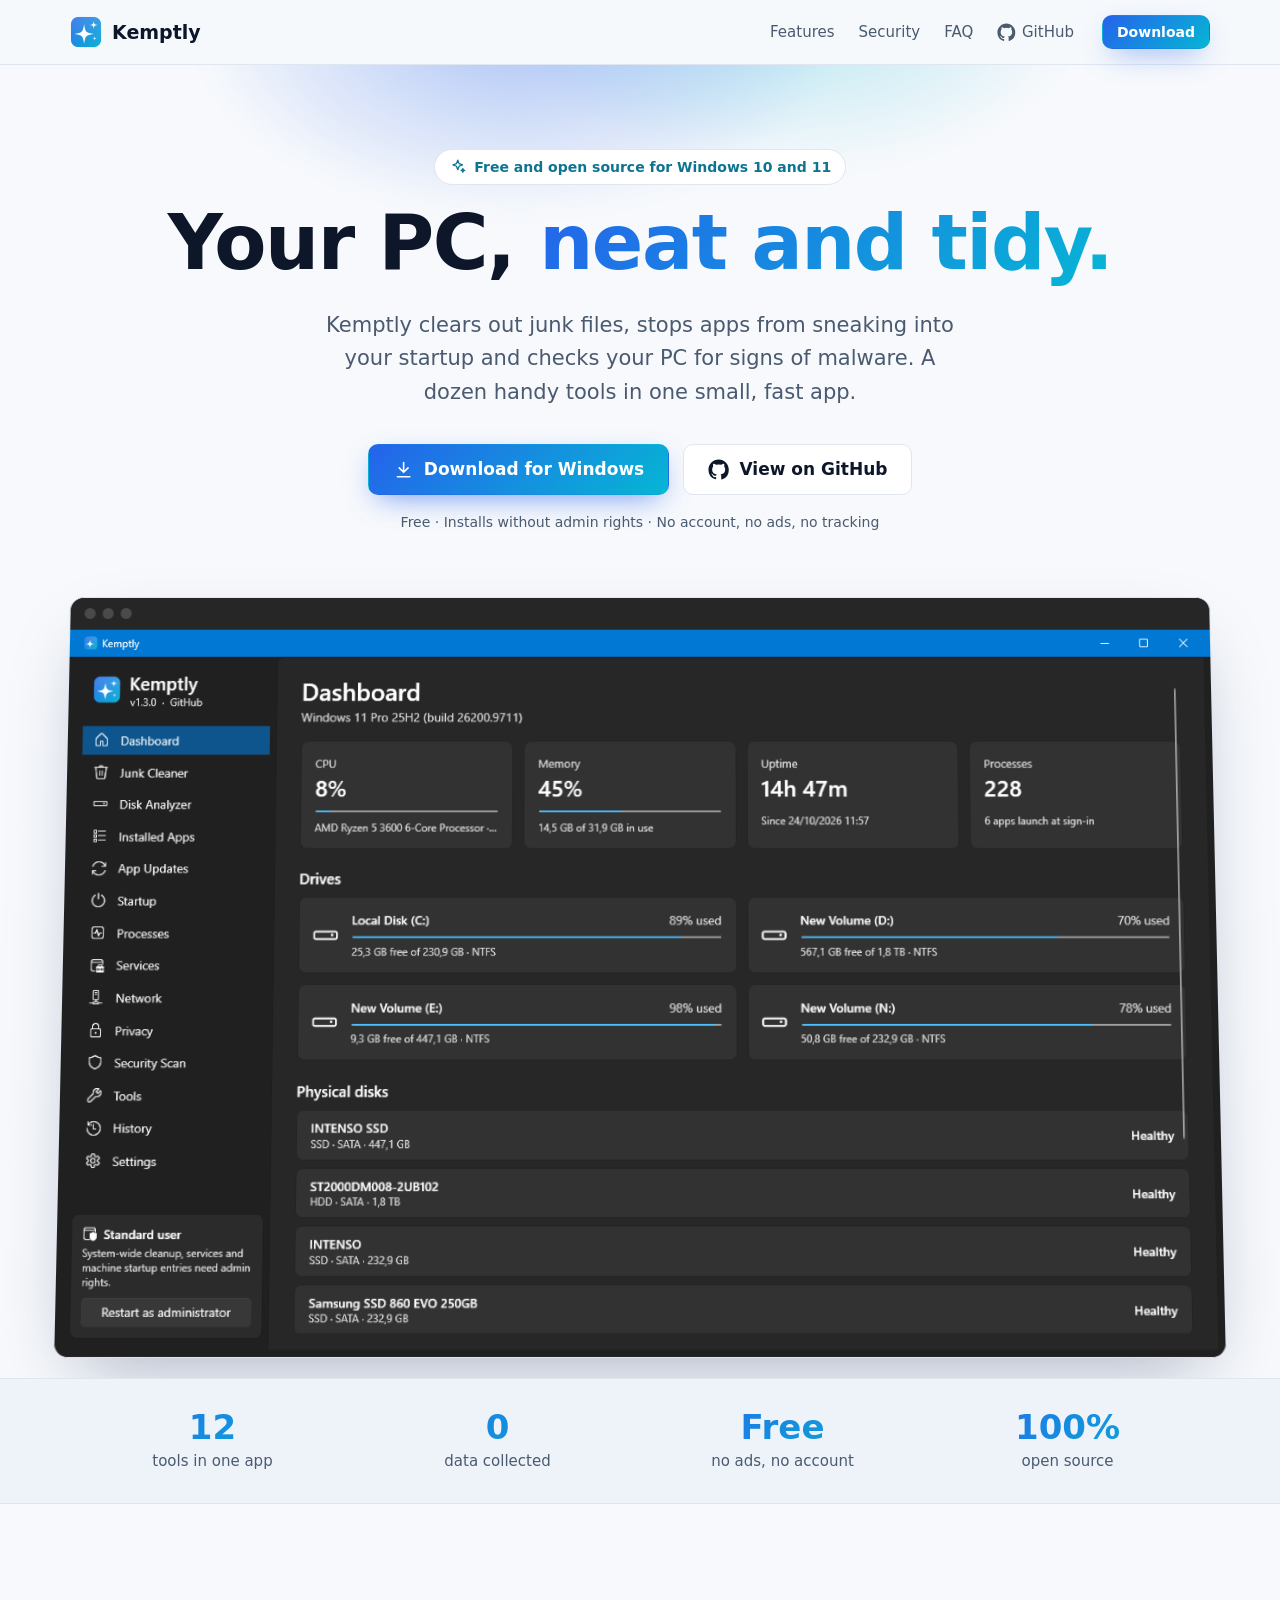
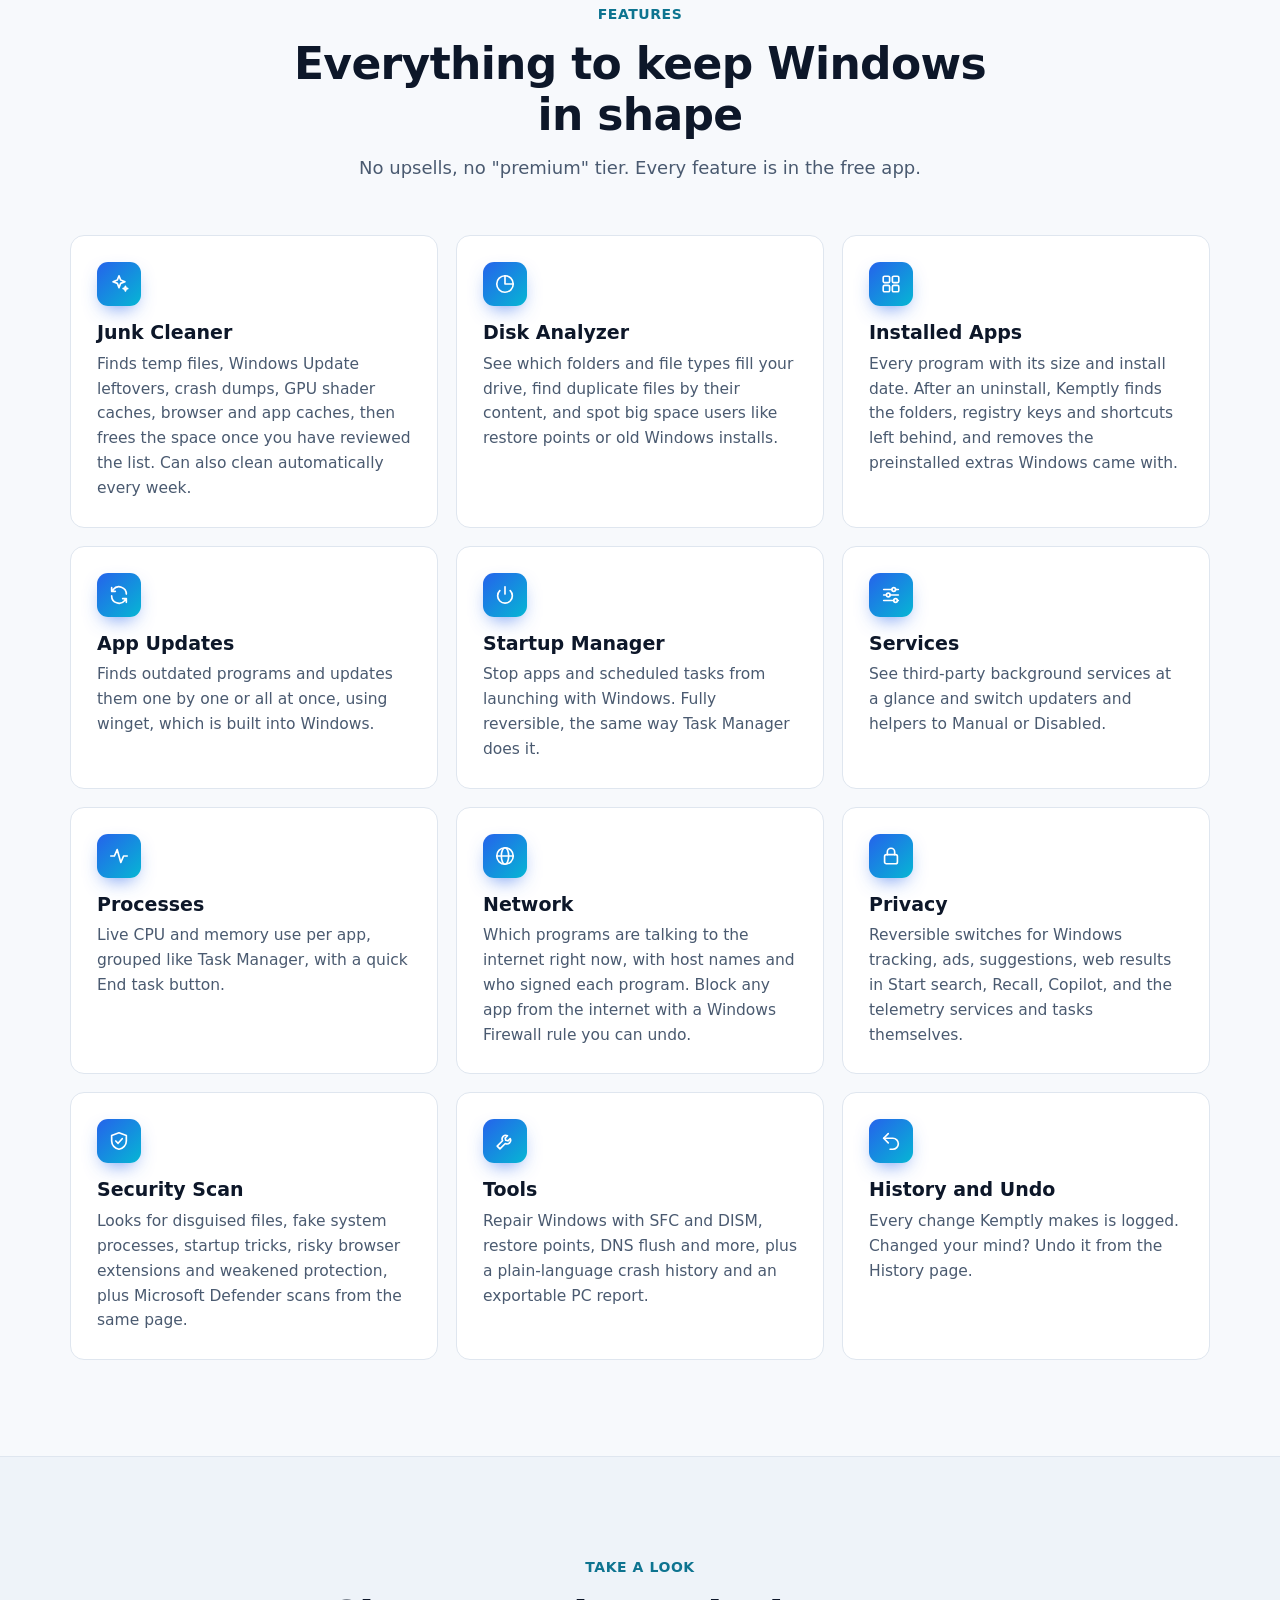
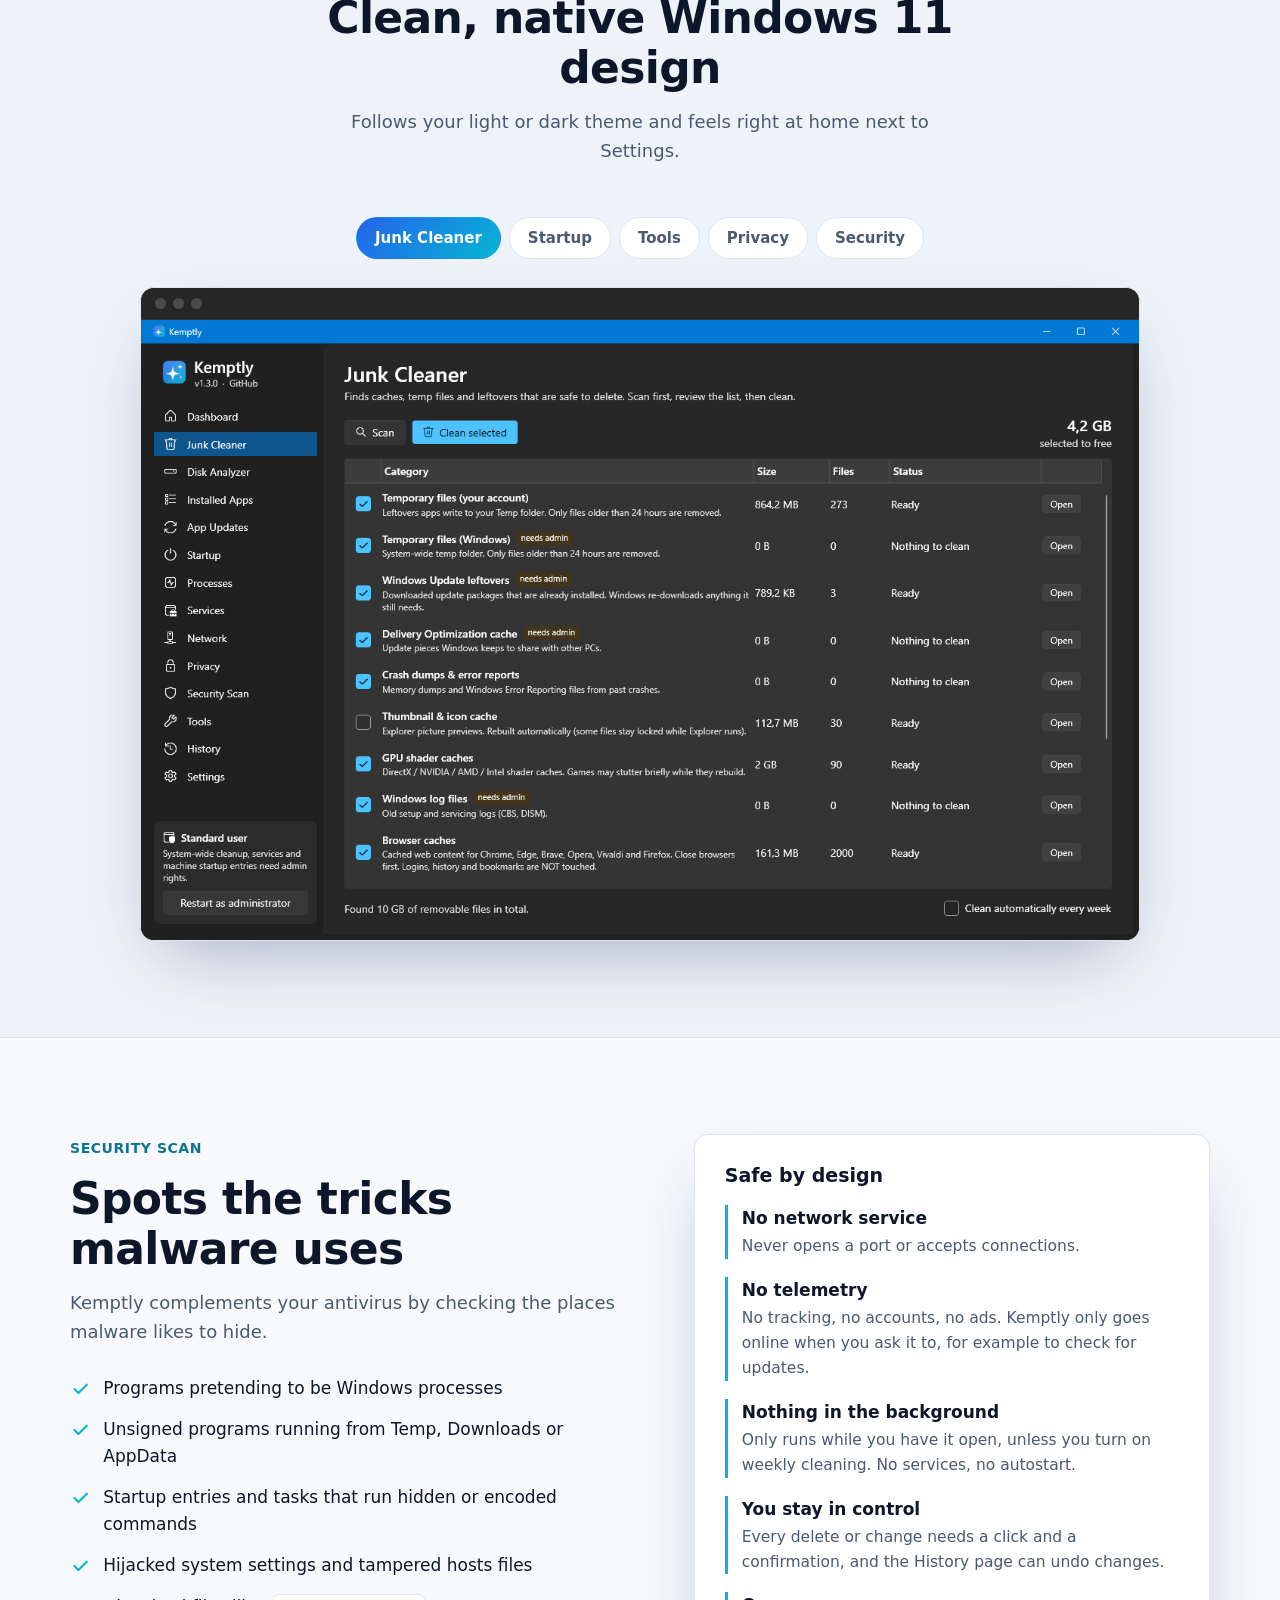
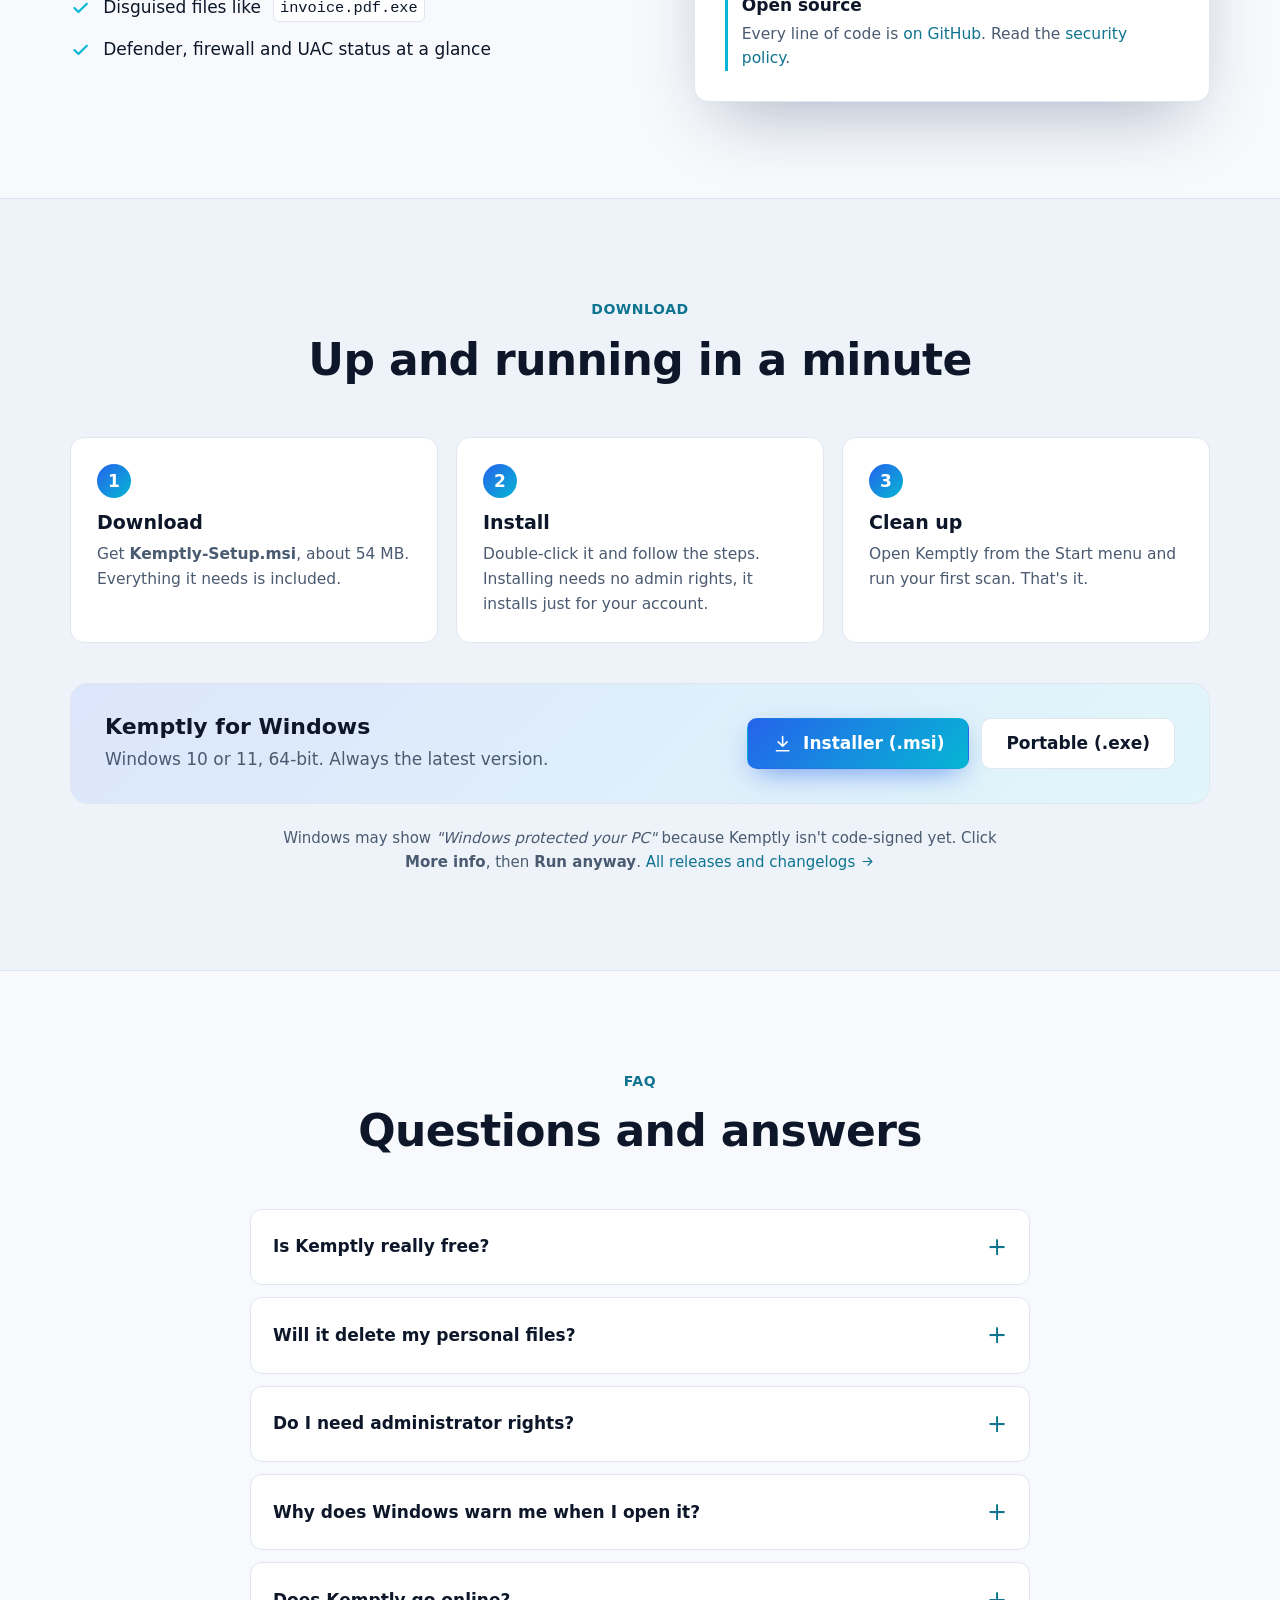
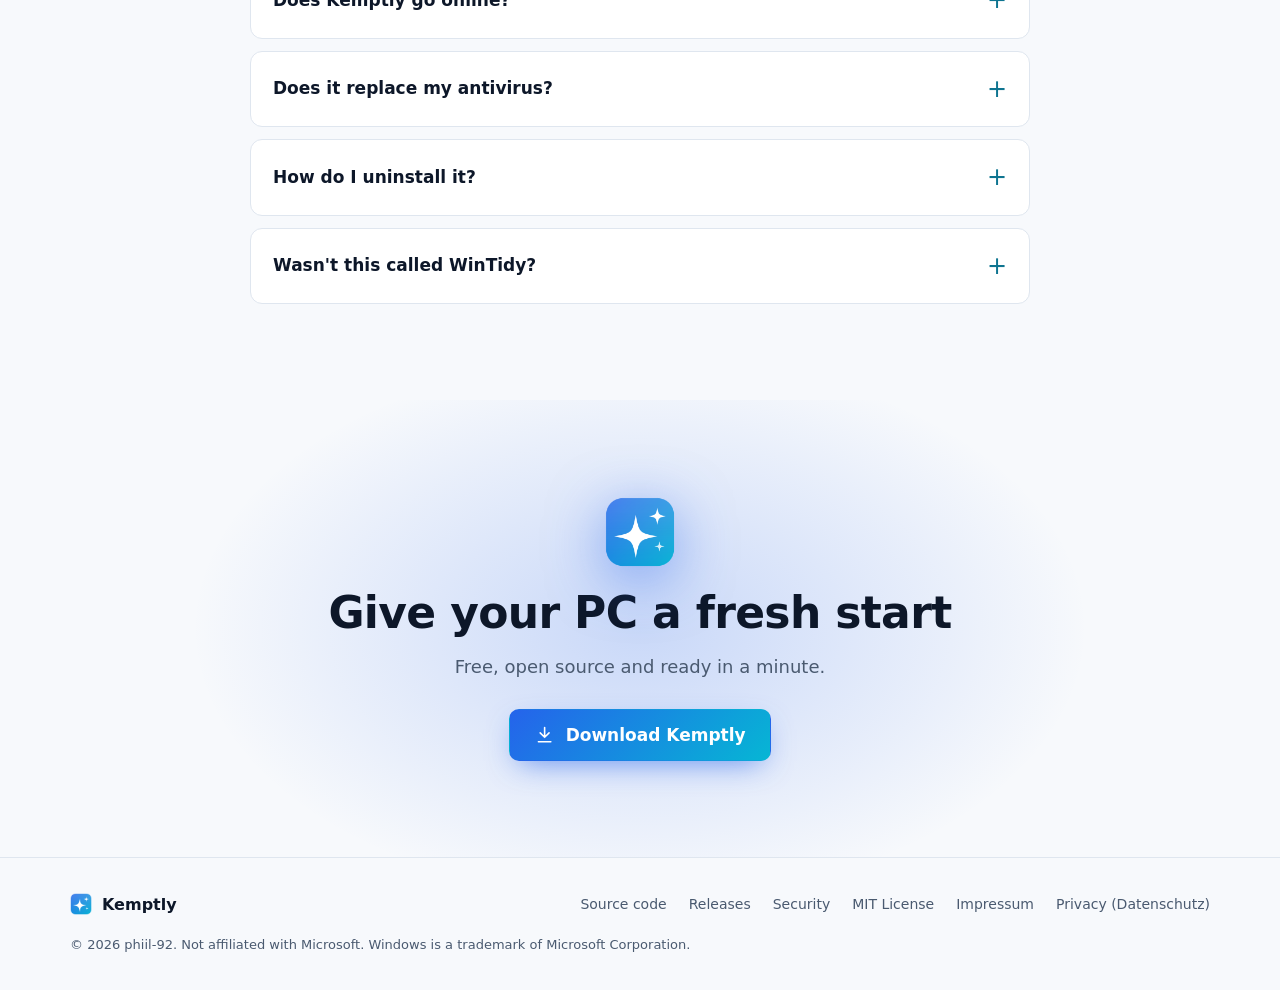
<file: website/public/index.html>
<!doctype html>
<html lang="en">
<head>
  <meta charset="utf-8">
  <meta name="viewport" content="width=device-width, initial-scale=1">
  <title>Kemptly - Clean up, speed up and check your Windows PC</title>
  <meta name="description" content="Kemptly is a free, open-source Windows 11 app that cleans out junk files, stops apps from launching at startup and checks your PC for signs of malware.">
  <meta name="theme-color" content="#0b1120">
  <link rel="icon" href="favicon.ico" sizes="any">
  <link rel="icon" type="image/png" href="assets/logo.png">
  <link rel="apple-touch-icon" href="assets/logo.png">
  <link rel="stylesheet" href="style.css?v=2">

  <meta property="og:type" content="website">
  <meta property="og:title" content="Kemptly - Clean up, speed up and check your Windows PC">
  <meta property="og:description" content="Free and open source. Junk cleaner, disk analyzer, startup manager and security scan in one small app.">
  <meta property="og:image" content="https://kemptly.app/assets/og-image.png">
  <meta property="og:url" content="https://kemptly.app/">
  <link rel="canonical" href="https://kemptly.app/">
  <meta name="twitter:card" content="summary_large_image">

  <script src="main.js?v=2" defer></script>
</head>
<body>
  <!-- Icon sprite -->
  <svg class="sprite" aria-hidden="true" xmlns="http://www.w3.org/2000/svg">
    <symbol id="i-sparkle" viewBox="0 0 24 24"><path d="M12 3l1.8 4.7 4.7 1.8-4.7 1.8L12 16l-1.8-4.7-4.7-1.8 4.7-1.8z"/><path d="M19 14.5l.7 1.8 1.8.7-1.8.7-.7 1.8-.7-1.8-1.8-.7 1.8-.7z"/></symbol>
    <symbol id="i-disk" viewBox="0 0 24 24"><circle cx="12" cy="12" r="9"/><path d="M12 3v9h9"/></symbol>
    <symbol id="i-apps" viewBox="0 0 24 24"><rect x="3.5" y="3.5" width="7" height="7" rx="1.5"/><rect x="13.5" y="3.5" width="7" height="7" rx="1.5"/><rect x="3.5" y="13.5" width="7" height="7" rx="1.5"/><rect x="13.5" y="13.5" width="7" height="7" rx="1.5"/></symbol>
    <symbol id="i-power" viewBox="0 0 24 24"><path d="M12 3v8"/><path d="M6.3 7.3a8 8 0 1 0 11.4 0"/></symbol>
    <symbol id="i-sliders" viewBox="0 0 24 24"><path d="M4 6h9M17 6h3M4 12h3M11 12h9M4 18h11M19 18h1"/><circle cx="15" cy="6" r="2"/><circle cx="9" cy="12" r="2"/><circle cx="17" cy="18" r="2"/></symbol>
    <symbol id="i-activity" viewBox="0 0 24 24"><path d="M3 12h4l3-7 4 14 3-7h4"/></symbol>
    <symbol id="i-globe" viewBox="0 0 24 24"><circle cx="12" cy="12" r="9"/><ellipse cx="12" cy="12" rx="4" ry="9"/><path d="M3 12h18"/></symbol>
    <symbol id="i-shield" viewBox="0 0 24 24"><path d="M12 3l8 3v6c0 4.5-3.4 8.2-8 9-4.6-.8-8-4.5-8-9V6z"/><path d="M8.5 12l2.5 2.5 4.5-5"/></symbol>
    <symbol id="i-wrench" viewBox="0 0 24 24"><path d="M14.7 6.3a4 4 0 0 0-5.4 5.4L3.5 17.5l3 3 5.8-5.8a4 4 0 0 0 5.4-5.4l-2.5 2.5-2.4-.6-.6-2.4z"/></symbol>
    <symbol id="i-refresh" viewBox="0 0 24 24"><path d="M20 11a8 8 0 0 0-14.3-4.9L4 8M4 4v4h4M4 13a8 8 0 0 0 14.3 4.9L20 16M20 20v-4h-4"/></symbol>
    <symbol id="i-lock" viewBox="0 0 24 24"><rect x="5" y="10.5" width="14" height="10" rx="2"/><path d="M8 10.5V7.5a4 4 0 0 1 8 0v3"/></symbol>
    <symbol id="i-undo" viewBox="0 0 24 24"><path d="M9 14L4 9l5-5"/><path d="M4 9h10a6 6 0 0 1 0 12h-3"/></symbol>
    <symbol id="i-download" viewBox="0 0 24 24"><path d="M12 4v11M7 10l5 5 5-5M5 20h14"/></symbol>
    <symbol id="i-check" viewBox="0 0 24 24"><path d="M5 12.5l4.5 4.5L19 7.5"/></symbol>
    <symbol id="i-arrow" viewBox="0 0 24 24"><path d="M5 12h14M13 6l6 6-6 6"/></symbol>
    <symbol id="i-github" viewBox="0 0 24 24"><path class="fill" d="M12 .5C5.65.5.5 5.65.5 12a11.5 11.5 0 0 0 7.86 10.92c.58.1.79-.25.79-.56v-2c-3.2.7-3.87-1.37-3.87-1.37-.52-1.33-1.28-1.69-1.28-1.69-1.05-.72.08-.7.08-.7 1.16.08 1.77 1.19 1.77 1.19 1.03 1.77 2.7 1.26 3.36.96.1-.75.4-1.26.73-1.55-2.55-.29-5.24-1.28-5.24-5.68 0-1.26.45-2.28 1.19-3.09-.12-.29-.52-1.46.11-3.05 0 0 .97-.31 3.17 1.18a11 11 0 0 1 5.77 0c2.2-1.49 3.17-1.18 3.17-1.18.63 1.59.23 2.76.11 3.05.74.81 1.19 1.83 1.19 3.09 0 4.41-2.69 5.38-5.25 5.67.41.36.78 1.06.78 2.14v3.17c0 .31.21.67.8.56A11.5 11.5 0 0 0 23.5 12C23.5 5.65 18.35.5 12 .5z"/></symbol>
  </svg>

  <header class="nav">
    <div class="container nav-inner">
      <a class="brand" href="#top" aria-label="Kemptly home">
        <img src="assets/logo.png" alt="" width="32" height="32">
        <span>Kemptly</span>
      </a>
      <nav class="nav-links" aria-label="Main">
        <a href="#features">Features</a>
        <a href="#security">Security</a>
        <a href="#faq">FAQ</a>
        <a href="https://github.com/phiil-92/Kemptly" class="nav-gh"><svg class="icon"><use href="#i-github"/></svg><span>GitHub</span></a>
      </nav>
      <a class="btn btn-primary btn-sm" href="#download">Download</a>
    </div>
  </header>

  <main id="top">
    <!-- Hero -->
    <section class="hero">
      <div class="glow" aria-hidden="true"></div>
      <div class="container hero-inner">
        <p class="eyebrow"><svg class="icon"><use href="#i-sparkle"/></svg> Free and open source for Windows 10 and 11</p>
        <h1>Your PC, <span class="grad">neat and tidy.</span></h1>
        <p class="lead">Kemptly clears out junk files, stops apps from sneaking into your startup and checks your PC for signs of malware. A dozen handy tools in one small, fast app.</p>
        <div class="cta">
          <a class="btn btn-primary btn-lg" href="https://github.com/phiil-92/Kemptly/releases/latest/download/Kemptly-Setup.msi">
            <svg class="icon"><use href="#i-download"/></svg> Download for Windows
          </a>
          <a class="btn btn-ghost btn-lg" href="https://github.com/phiil-92/Kemptly">
            <svg class="icon"><use href="#i-github"/></svg> View on GitHub
          </a>
        </div>
        <p class="fine">Free · Installs without admin rights · No account, no ads, no tracking</p>

        <figure class="window hero-shot">
          <div class="window-bar" aria-hidden="true"><span></span><span></span><span></span></div>
          <img src="assets/screens/dashboard.png?v=4" width="1320" height="820" alt="Kemptly dashboard showing CPU, memory, uptime, drive usage and disk health">
        </figure>
      </div>
    </section>

    <!-- Stats -->
    <section class="stats" aria-label="Highlights">
      <div class="container stats-grid">
        <div><strong>12</strong><span>tools in one app</span></div>
        <div><strong>0</strong><span>data collected</span></div>
        <div><strong>Free</strong><span>no ads, no account</span></div>
        <div><strong>100%</strong><span>open source</span></div>
      </div>
    </section>

    <!-- Features -->
    <section id="features" class="section">
      <div class="container">
        <div class="section-head">
          <p class="eyebrow">Features</p>
          <h2>Everything to keep Windows in shape</h2>
          <p class="sub">No upsells, no "premium" tier. Every feature is in the free app.</p>
        </div>

        <div class="features">
          <article class="card">
            <div class="card-icon"><svg class="icon"><use href="#i-sparkle"/></svg></div>
            <h3>Junk Cleaner</h3>
            <p>Finds temp files, Windows Update leftovers, crash dumps, GPU shader caches, browser and app caches, then frees the space once you have reviewed the list. Can also clean automatically every week.</p>
          </article>
          <article class="card">
            <div class="card-icon"><svg class="icon"><use href="#i-disk"/></svg></div>
            <h3>Disk Analyzer</h3>
            <p>See which folders and file types fill your drive, find duplicate files by their content, and spot big space users like restore points or old Windows installs.</p>
          </article>
          <article class="card">
            <div class="card-icon"><svg class="icon"><use href="#i-apps"/></svg></div>
            <h3>Installed Apps</h3>
            <p>Every program with its size and install date. After an uninstall, Kemptly finds the folders, registry keys and shortcuts left behind, and removes the preinstalled extras Windows came with.</p>
          </article>
          <article class="card">
            <div class="card-icon"><svg class="icon"><use href="#i-refresh"/></svg></div>
            <h3>App Updates</h3>
            <p>Finds outdated programs and updates them one by one or all at once, using winget, which is built into Windows.</p>
          </article>
          <article class="card">
            <div class="card-icon"><svg class="icon"><use href="#i-power"/></svg></div>
            <h3>Startup Manager</h3>
            <p>Stop apps and scheduled tasks from launching with Windows. Fully reversible, the same way Task Manager does it.</p>
          </article>
          <article class="card">
            <div class="card-icon"><svg class="icon"><use href="#i-sliders"/></svg></div>
            <h3>Services</h3>
            <p>See third-party background services at a glance and switch updaters and helpers to Manual or Disabled.</p>
          </article>
          <article class="card">
            <div class="card-icon"><svg class="icon"><use href="#i-activity"/></svg></div>
            <h3>Processes</h3>
            <p>Live CPU and memory use per app, grouped like Task Manager, with a quick End task button.</p>
          </article>
          <article class="card">
            <div class="card-icon"><svg class="icon"><use href="#i-globe"/></svg></div>
            <h3>Network</h3>
            <p>Which programs are talking to the internet right now, with host names and who signed each program. Block any app from the internet with a Windows Firewall rule you can undo.</p>
          </article>
          <article class="card">
            <div class="card-icon"><svg class="icon"><use href="#i-lock"/></svg></div>
            <h3>Privacy</h3>
            <p>Reversible switches for Windows tracking, ads, suggestions, web results in Start search, Recall, Copilot, and the telemetry services and tasks themselves.</p>
          </article>
          <article class="card">
            <div class="card-icon"><svg class="icon"><use href="#i-shield"/></svg></div>
            <h3>Security Scan</h3>
            <p>Looks for disguised files, fake system processes, startup tricks, risky browser extensions and weakened protection, plus Microsoft Defender scans from the same page.</p>
          </article>
          <article class="card">
            <div class="card-icon"><svg class="icon"><use href="#i-wrench"/></svg></div>
            <h3>Tools</h3>
            <p>Repair Windows with SFC and DISM, restore points, DNS flush and more, plus a plain-language crash history and an exportable PC report.</p>
          </article>
          <article class="card">
            <div class="card-icon"><svg class="icon"><use href="#i-undo"/></svg></div>
            <h3>History and Undo</h3>
            <p>Every change Kemptly makes is logged. Changed your mind? Undo it from the History page.</p>
          </article>
        </div>
      </div>
    </section>

    <!-- Screenshots -->
    <section class="section section-alt" aria-labelledby="tour-title">
      <div class="container">
        <div class="section-head">
          <p class="eyebrow">Take a look</p>
          <h2 id="tour-title">Clean, native Windows 11 design</h2>
          <p class="sub">Follows your light or dark theme and feels right at home next to Settings.</p>
        </div>

        <div class="tabs" role="tablist" aria-label="Screenshots">
          <button class="tab active" role="tab" aria-selected="true" aria-controls="shot-cleaner" id="tab-cleaner" data-tab="cleaner">Junk Cleaner</button>
          <button class="tab" role="tab" aria-selected="false" aria-controls="shot-startup" id="tab-startup" data-tab="startup">Startup</button>
          <button class="tab" role="tab" aria-selected="false" aria-controls="shot-tools" id="tab-tools" data-tab="tools">Tools</button>
          <button class="tab" role="tab" aria-selected="false" aria-controls="shot-privacy" id="tab-privacy" data-tab="privacy">Privacy</button>
          <button class="tab" role="tab" aria-selected="false" aria-controls="shot-security" id="tab-security" data-tab="security">Security</button>
        </div>

        <div class="shots">
          <figure class="window shot-panel active" id="shot-cleaner" role="tabpanel" aria-labelledby="tab-cleaner">
            <div class="window-bar" aria-hidden="true"><span></span><span></span><span></span></div>
            <img src="assets/screens/cleaner.png?v=4" width="1320" height="820" loading="lazy" alt="Junk Cleaner listing cleanable categories with their sizes">
          </figure>
          <figure class="window shot-panel" id="shot-startup" role="tabpanel" aria-labelledby="tab-startup">
            <div class="window-bar" aria-hidden="true"><span></span><span></span><span></span></div>
            <img src="assets/screens/startup.png?v=4" width="1320" height="820" loading="lazy" alt="Startup manager with toggles to enable or disable startup apps">
          </figure>
          <figure class="window shot-panel" id="shot-tools" role="tabpanel" aria-labelledby="tab-tools">
            <div class="window-bar" aria-hidden="true"><span></span><span></span><span></span></div>
            <img src="assets/screens/tools.png?v=4" width="1320" height="820" loading="lazy" alt="Tools page with quick maintenance actions">
          </figure>
          <figure class="window shot-panel" id="shot-privacy" role="tabpanel" aria-labelledby="tab-privacy">
            <div class="window-bar" aria-hidden="true"><span></span><span></span><span></span></div>
            <img src="assets/screens/privacy.png?v=4" width="1320" height="820" loading="lazy" alt="Privacy page with switches for advertising ID, web search, ads and telemetry">
          </figure>
          <figure class="window shot-panel" id="shot-security" role="tabpanel" aria-labelledby="tab-security">
            <div class="window-bar" aria-hidden="true"><span></span><span></span><span></span></div>
            <img src="assets/screens/security.png?v=4" width="1320" height="322" loading="lazy" alt="Security scan status: antivirus, virus definitions, firewall and user account control">
          </figure>
        </div>
      </div>
    </section>

    <!-- Security -->
    <section id="security" class="section">
      <div class="container two-col">
        <div>
          <p class="eyebrow">Security scan</p>
          <h2>Spots the tricks malware uses</h2>
          <p class="sub left">Kemptly complements your antivirus by checking the places malware likes to hide.</p>
          <ul class="checks">
            <li><svg class="icon"><use href="#i-check"/></svg>Programs pretending to be Windows processes</li>
            <li><svg class="icon"><use href="#i-check"/></svg>Unsigned programs running from Temp, Downloads or AppData</li>
            <li><svg class="icon"><use href="#i-check"/></svg>Startup entries and tasks that run hidden or encoded commands</li>
            <li><svg class="icon"><use href="#i-check"/></svg>Hijacked system settings and tampered hosts files</li>
            <li><svg class="icon"><use href="#i-check"/></svg>Disguised files like <code>invoice.pdf.exe</code></li>
            <li><svg class="icon"><use href="#i-check"/></svg>Defender, firewall and UAC status at a glance</li>
          </ul>
        </div>
        <div class="panel">
          <h3>Safe by design</h3>
          <dl class="facts">
            <div><dt>No network service</dt><dd>Never opens a port or accepts connections.</dd></div>
            <div><dt>No telemetry</dt><dd>No tracking, no accounts, no ads. Kemptly only goes online when you ask it to, for example to check for updates.</dd></div>
            <div><dt>Nothing in the background</dt><dd>Only runs while you have it open, unless you turn on weekly cleaning. No services, no autostart.</dd></div>
            <div><dt>You stay in control</dt><dd>Every delete or change needs a click and a confirmation, and the History page can undo changes.</dd></div>
            <div><dt>Open source</dt><dd>Every line of code is <a href="https://github.com/phiil-92/Kemptly">on GitHub</a>. Read the <a href="https://github.com/phiil-92/Kemptly/blob/main/SECURITY.md">security policy</a>.</dd></div>
          </dl>
        </div>
      </div>
    </section>

    <!-- Download -->
    <section id="download" class="section section-alt">
      <div class="container">
        <div class="section-head">
          <p class="eyebrow">Download</p>
          <h2>Up and running in a minute</h2>
        </div>
        <ol class="steps">
          <li>
            <span class="step-num">1</span>
            <h3>Download</h3>
            <p>Get <strong>Kemptly-Setup.msi</strong>, about 54 MB. Everything it needs is included.</p>
          </li>
          <li>
            <span class="step-num">2</span>
            <h3>Install</h3>
            <p>Double-click it and follow the steps. Installing needs no admin rights, it installs just for your account.</p>
          </li>
          <li>
            <span class="step-num">3</span>
            <h3>Clean up</h3>
            <p>Open Kemptly from the Start menu and run your first scan. That's it.</p>
          </li>
        </ol>

        <div class="download-box">
          <div>
            <h3>Kemptly for Windows</h3>
            <p>Windows 10 or 11, 64-bit. Always the latest version.</p>
          </div>
          <div class="download-actions">
            <a class="btn btn-primary btn-lg" href="https://github.com/phiil-92/Kemptly/releases/latest/download/Kemptly-Setup.msi">
              <svg class="icon"><use href="#i-download"/></svg> Installer (.msi)
            </a>
            <a class="btn btn-ghost btn-lg" href="https://github.com/phiil-92/Kemptly/releases/latest/download/Kemptly-portable.exe">Portable (.exe)</a>
          </div>
        </div>
        <p class="note">Windows may show <em>"Windows protected your PC"</em> because Kemptly isn't code-signed yet. Click <strong>More info</strong>, then <strong>Run anyway</strong>. <a href="https://github.com/phiil-92/Kemptly/releases">All releases and changelogs <svg class="icon icon-inline"><use href="#i-arrow"/></svg></a></p>
      </div>
    </section>

    <!-- FAQ -->
    <section id="faq" class="section">
      <div class="container narrow">
        <div class="section-head">
          <p class="eyebrow">FAQ</p>
          <h2>Questions and answers</h2>
        </div>
        <div class="faq">
          <details>
            <summary>Is Kemptly really free?</summary>
            <p>Yes. It's open source under the MIT license. There are no ads, no paid tier and no account.</p>
          </details>
          <details>
            <summary>Will it delete my personal files?</summary>
            <p>No. The Junk Cleaner only targets caches, temp files and leftovers, and shows you everything before cleaning. Files you delete in the Disk Analyzer go to the Recycle Bin by default. Nothing happens without your confirmation.</p>
          </details>
          <details>
            <summary>Do I need administrator rights?</summary>
            <p>Not to install it, and most tools work without them. System-wide actions, like cleaning the Windows temp folder, changing services, blocking a program in the firewall or turning off the telemetry services, need administrator rights: Kemptly asks through the normal Windows prompt or offers to restart as administrator.</p>
          </details>
          <details>
            <summary>Why does Windows warn me when I open it?</summary>
            <p>SmartScreen warns about apps that aren't code-signed, and signing certificates cost money. The full source code is public, so you can check exactly what Kemptly does. Click <strong>More info</strong>, then <strong>Run anyway</strong>.</p>
          </details>
          <details>
            <summary>Does Kemptly go online?</summary>
            <p>Only when you ask it to: when you check for app updates (winget asks the Microsoft package catalog and downloads updates from the app makers), when you check for a new Kemptly version (asks GitHub), and for host names on the Network page. There is no tracking and no automatic update.</p>
          </details>
          <details>
            <summary>Does it replace my antivirus?</summary>
            <p>No. The security scan looks for common malware tricks and weak settings, and can start Microsoft Defender scans, but it's a second pair of eyes, not an antivirus.</p>
          </details>
          <details>
            <summary>How do I uninstall it?</summary>
            <p>Open Settings, then Apps, then Installed apps, find Kemptly and choose Uninstall. Everything is removed.</p>
          </details>
          <details>
            <summary>Wasn't this called WinTidy?</summary>
            <p>Yes, version 1.0 was called WinTidy. Installing Kemptly automatically replaces it.</p>
          </details>
        </div>
      </div>
    </section>

    <!-- Final CTA -->
    <section class="section final">
      <div class="container final-inner">
        <img src="assets/logo.png" alt="" width="72" height="72">
        <h2>Give your PC a fresh start</h2>
        <p class="sub">Free, open source and ready in a minute.</p>
        <a class="btn btn-primary btn-lg" href="https://github.com/phiil-92/Kemptly/releases/latest/download/Kemptly-Setup.msi">
          <svg class="icon"><use href="#i-download"/></svg> Download Kemptly
        </a>
      </div>
    </section>
  </main>

  <footer class="footer">
    <div class="container footer-inner">
      <div class="brand small"><img src="assets/logo.png" alt="" width="22" height="22"><span>Kemptly</span></div>
      <nav aria-label="Footer">
        <a href="https://github.com/phiil-92/Kemptly">Source code</a>
        <a href="https://github.com/phiil-92/Kemptly/releases">Releases</a>
        <a href="https://github.com/phiil-92/Kemptly/blob/main/SECURITY.md">Security</a>
        <a href="https://github.com/phiil-92/Kemptly/blob/main/LICENSE">MIT License</a>
        <a href="impressum.html">Impressum</a>
        <a href="datenschutz.html">Privacy (Datenschutz)</a>
      </nav>
      <p>&copy; <span id="year">2026</span> phiil-92. Not affiliated with Microsoft. Windows is a trademark of Microsoft Corporation.</p>
    </div>
  </footer>
</body>
</html>
</file>
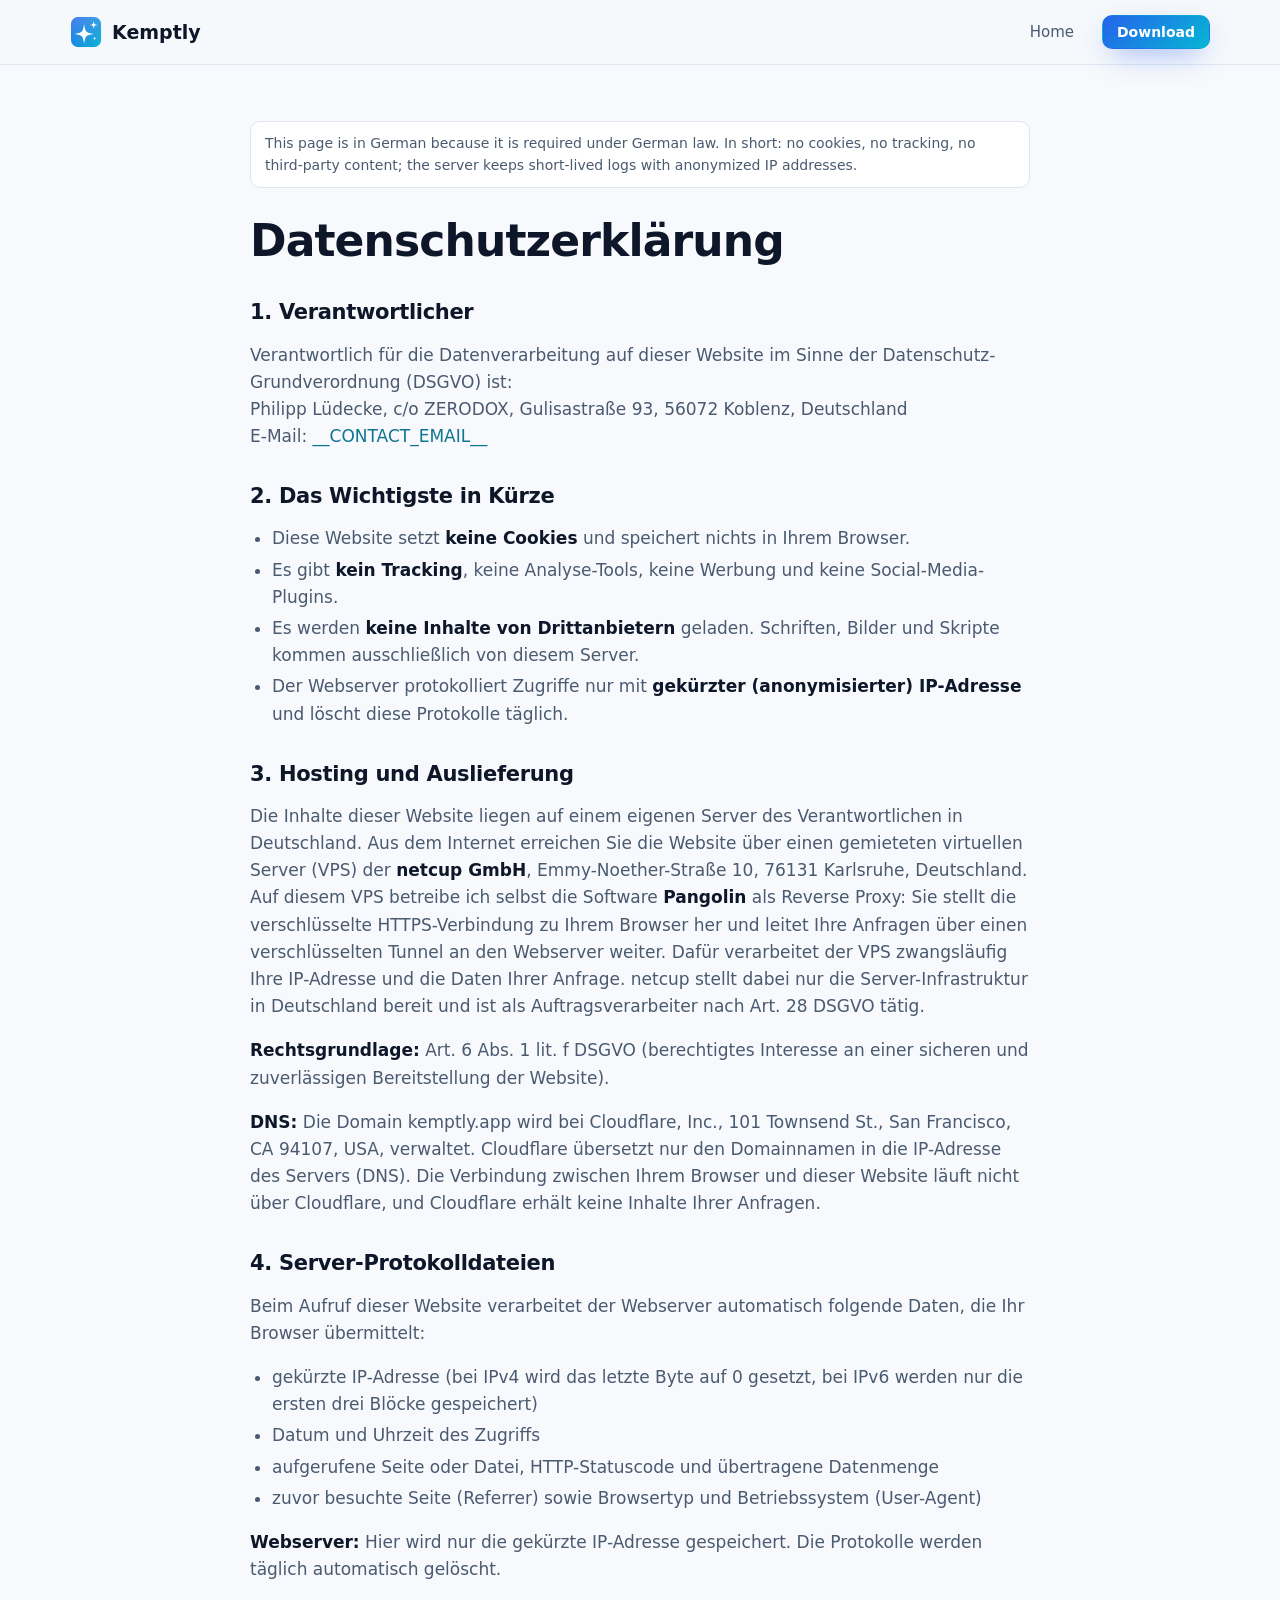
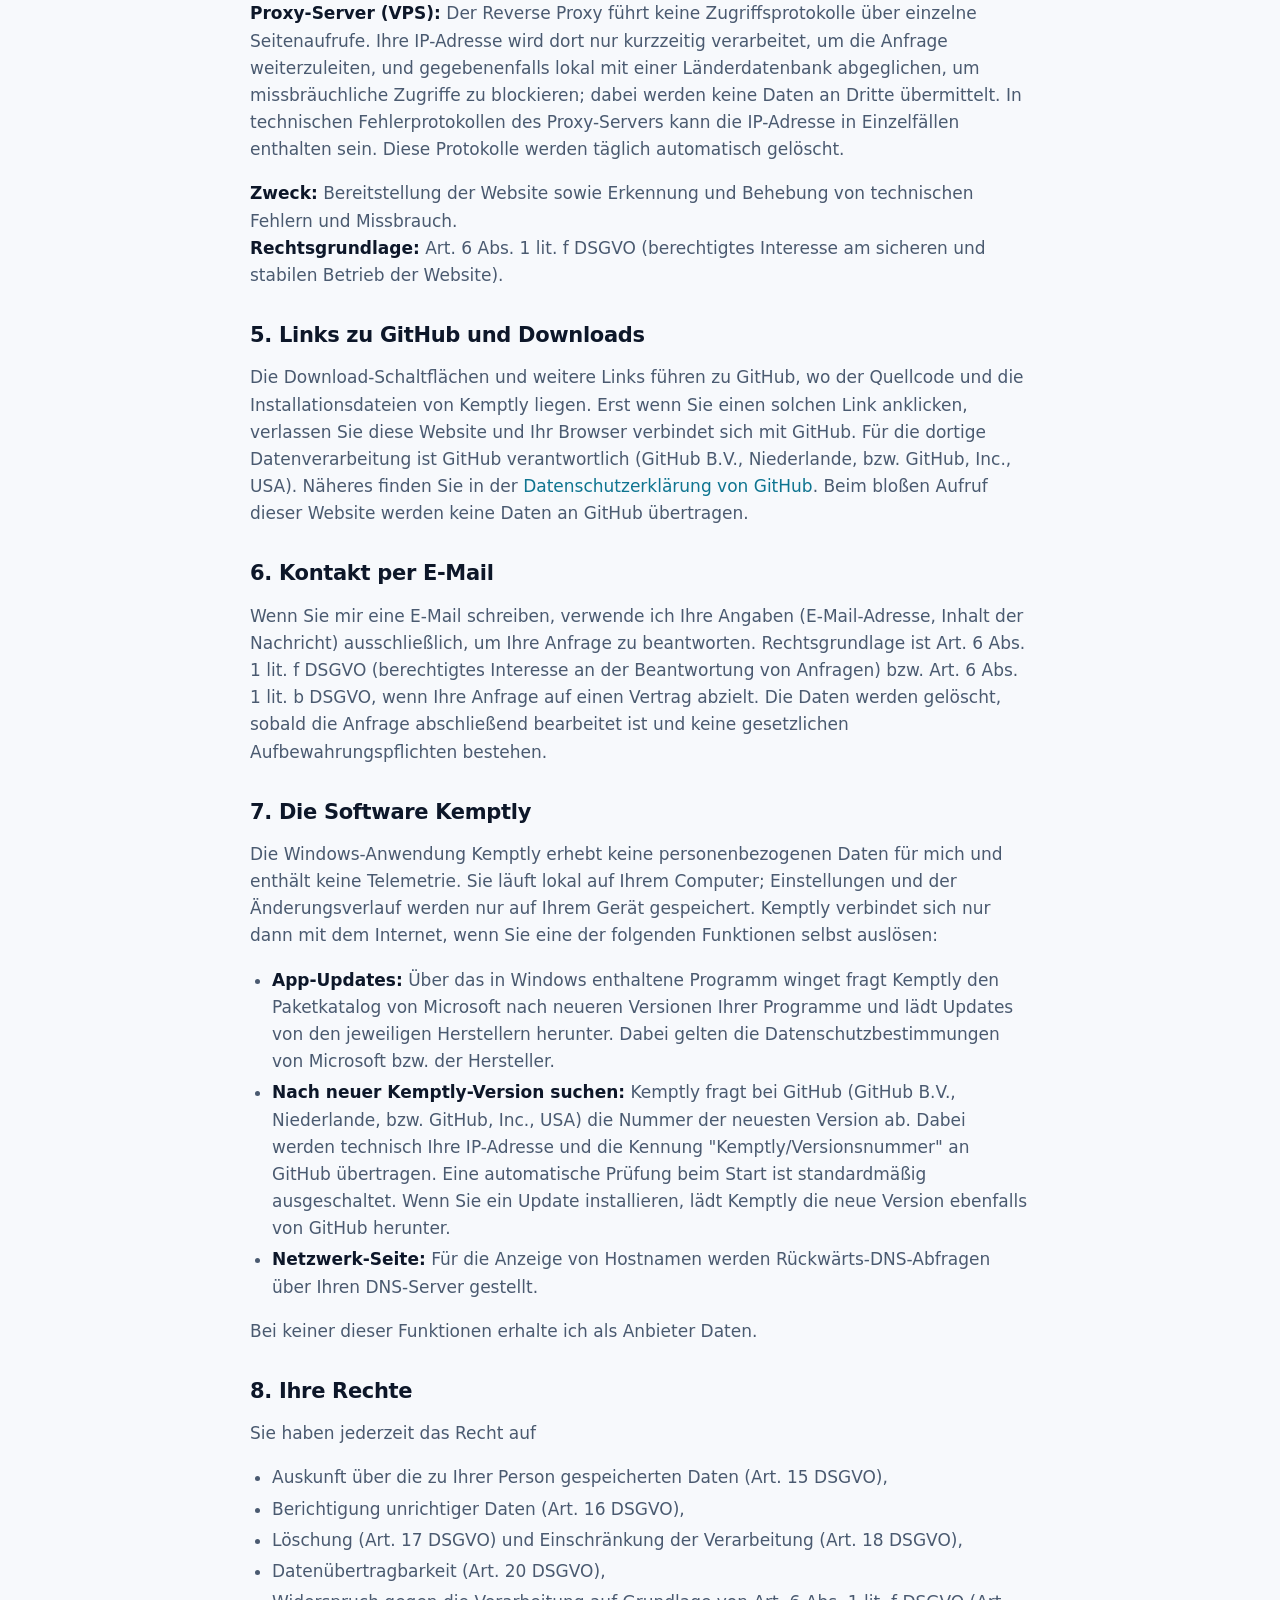
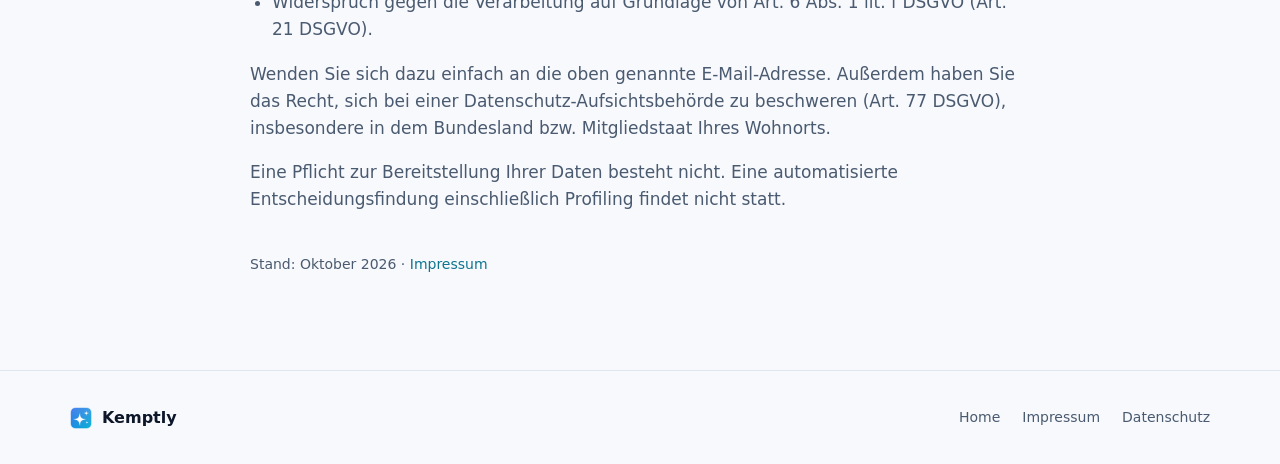
<file: website/public/datenschutz.html>
<!doctype html>
<html lang="de">
<head>
  <meta charset="utf-8">
  <meta name="viewport" content="width=device-width, initial-scale=1">
  <title>Datenschutzerklärung - Kemptly</title>
  <meta name="theme-color" content="#0b1120">
  <link rel="icon" href="favicon.ico" sizes="any">
  <link rel="stylesheet" href="style.css?v=2">
</head>
<body>
  <header class="nav">
    <div class="container nav-inner">
      <a class="brand" href="./" aria-label="Kemptly home">
        <img src="assets/logo.png" alt="" width="32" height="32">
        <span>Kemptly</span>
      </a>
      <nav class="nav-links" aria-label="Main">
        <a href="./">Home</a>
      </nav>
      <a class="btn btn-primary btn-sm" href="./#download">Download</a>
    </div>
  </header>

  <main class="legal container narrow">
    <p class="legal-lang">This page is in German because it is required under German law. In short: no cookies, no tracking, no third-party content; the server keeps short-lived logs with anonymized IP addresses.</p>
    <h1>Datenschutzerklärung</h1>

    <h2>1. Verantwortlicher</h2>
    <p>
      Verantwortlich für die Datenverarbeitung auf dieser Website im Sinne der Datenschutz-Grundverordnung (DSGVO) ist:<br>
      Philipp Lüdecke, c/o ZERODOX, Gulisastraße 93, 56072 Koblenz, Deutschland<br>
      E-Mail: <a href="mailto:__CONTACT_EMAIL__">__CONTACT_EMAIL__</a>
    </p>

    <h2>2. Das Wichtigste in Kürze</h2>
    <ul>
      <li>Diese Website setzt <strong>keine Cookies</strong> und speichert nichts in Ihrem Browser.</li>
      <li>Es gibt <strong>kein Tracking</strong>, keine Analyse-Tools, keine Werbung und keine Social-Media-Plugins.</li>
      <li>Es werden <strong>keine Inhalte von Drittanbietern</strong> geladen. Schriften, Bilder und Skripte kommen ausschließlich von diesem Server.</li>
      <li>Der Webserver protokolliert Zugriffe nur mit <strong>gekürzter (anonymisierter) IP-Adresse</strong> und löscht diese Protokolle täglich.</li>
    </ul>

    <h2>3. Hosting und Auslieferung</h2>
    <p>
      Die Inhalte dieser Website liegen auf einem eigenen Server des Verantwortlichen in Deutschland. Aus dem Internet
      erreichen Sie die Website über einen gemieteten virtuellen Server (VPS) der <strong>netcup GmbH</strong>,
      Emmy-Noether-Straße 10, 76131 Karlsruhe, Deutschland. Auf diesem VPS betreibe ich selbst die Software
      <strong>Pangolin</strong> als Reverse Proxy: Sie stellt die verschlüsselte HTTPS-Verbindung zu Ihrem Browser her
      und leitet Ihre Anfragen über einen verschlüsselten Tunnel an den Webserver weiter. Dafür verarbeitet der VPS
      zwangsläufig Ihre IP-Adresse und die Daten Ihrer Anfrage. netcup stellt dabei nur die Server-Infrastruktur in
      Deutschland bereit und ist als Auftragsverarbeiter nach Art. 28 DSGVO tätig.
    </p>
    <p>
      <strong>Rechtsgrundlage:</strong> Art. 6 Abs. 1 lit. f DSGVO (berechtigtes Interesse an einer sicheren und
      zuverlässigen Bereitstellung der Website).
    </p>
    <p>
      <strong>DNS:</strong> Die Domain kemptly.app wird bei Cloudflare, Inc., 101 Townsend St., San Francisco, CA 94107,
      USA, verwaltet. Cloudflare übersetzt nur den Domainnamen in die IP-Adresse des Servers (DNS). Die Verbindung
      zwischen Ihrem Browser und dieser Website läuft nicht über Cloudflare, und Cloudflare erhält keine Inhalte Ihrer
      Anfragen.
    </p>

    <h2>4. Server-Protokolldateien</h2>
    <p>Beim Aufruf dieser Website verarbeitet der Webserver automatisch folgende Daten, die Ihr Browser übermittelt:</p>
    <ul>
      <li>gekürzte IP-Adresse (bei IPv4 wird das letzte Byte auf 0 gesetzt, bei IPv6 werden nur die ersten drei Blöcke gespeichert)</li>
      <li>Datum und Uhrzeit des Zugriffs</li>
      <li>aufgerufene Seite oder Datei, HTTP-Statuscode und übertragene Datenmenge</li>
      <li>zuvor besuchte Seite (Referrer) sowie Browsertyp und Betriebssystem (User-Agent)</li>
    </ul>
    <p>
      <strong>Webserver:</strong> Hier wird nur die gekürzte IP-Adresse gespeichert. Die Protokolle werden täglich
      automatisch gelöscht.
    </p>
    <p>
      <strong>Proxy-Server (VPS):</strong> Der Reverse Proxy führt keine Zugriffsprotokolle über einzelne Seitenaufrufe.
      Ihre IP-Adresse wird dort nur kurzzeitig verarbeitet, um die Anfrage weiterzuleiten, und gegebenenfalls lokal mit
      einer Länderdatenbank abgeglichen, um missbräuchliche Zugriffe zu blockieren; dabei werden keine Daten an Dritte
      übermittelt. In technischen Fehlerprotokollen des Proxy-Servers kann die IP-Adresse in Einzelfällen enthalten sein.
      Diese Protokolle werden täglich automatisch gelöscht.
    </p>
    <p>
      <strong>Zweck:</strong> Bereitstellung der Website sowie Erkennung und Behebung von technischen Fehlern und Missbrauch.<br>
      <strong>Rechtsgrundlage:</strong> Art. 6 Abs. 1 lit. f DSGVO (berechtigtes Interesse am sicheren und stabilen Betrieb der Website).
    </p>

    <h2>5. Links zu GitHub und Downloads</h2>
    <p>
      Die Download-Schaltflächen und weitere Links führen zu GitHub, wo der Quellcode und die Installationsdateien von
      Kemptly liegen. Erst wenn Sie einen solchen Link anklicken, verlassen Sie diese Website und Ihr Browser verbindet
      sich mit GitHub. Für die dortige Datenverarbeitung ist GitHub verantwortlich (GitHub B.V., Niederlande, bzw.
      GitHub, Inc., USA). Näheres finden Sie in der
      <a href="https://docs.github.com/site-policy/privacy-policies/github-general-privacy-statement">Datenschutzerklärung von GitHub</a>.
      Beim bloßen Aufruf dieser Website werden keine Daten an GitHub übertragen.
    </p>

    <h2>6. Kontakt per E-Mail</h2>
    <p>
      Wenn Sie mir eine E-Mail schreiben, verwende ich Ihre Angaben (E-Mail-Adresse, Inhalt der Nachricht) ausschließlich,
      um Ihre Anfrage zu beantworten. Rechtsgrundlage ist Art. 6 Abs. 1 lit. f DSGVO (berechtigtes Interesse an der
      Beantwortung von Anfragen) bzw. Art. 6 Abs. 1 lit. b DSGVO, wenn Ihre Anfrage auf einen Vertrag abzielt. Die Daten
      werden gelöscht, sobald die Anfrage abschließend bearbeitet ist und keine gesetzlichen Aufbewahrungspflichten bestehen.
    </p>

    <h2>7. Die Software Kemptly</h2>
    <p>
      Die Windows-Anwendung Kemptly erhebt keine personenbezogenen Daten für mich und enthält keine Telemetrie. Sie läuft
      lokal auf Ihrem Computer; Einstellungen und der Änderungsverlauf werden nur auf Ihrem Gerät gespeichert. Kemptly
      verbindet sich nur dann mit dem Internet, wenn Sie eine der folgenden Funktionen selbst auslösen:
    </p>
    <ul>
      <li><strong>App-Updates:</strong> Über das in Windows enthaltene Programm winget fragt Kemptly den Paketkatalog von
        Microsoft nach neueren Versionen Ihrer Programme und lädt Updates von den jeweiligen Herstellern herunter. Dabei
        gelten die Datenschutzbestimmungen von Microsoft bzw. der Hersteller.</li>
      <li><strong>Nach neuer Kemptly-Version suchen:</strong> Kemptly fragt bei GitHub (GitHub B.V., Niederlande, bzw.
        GitHub, Inc., USA) die Nummer der neuesten Version ab. Dabei werden technisch Ihre IP-Adresse und die Kennung
        "Kemptly/Versionsnummer" an GitHub übertragen. Eine automatische Prüfung beim Start ist standardmäßig ausgeschaltet.
        Wenn Sie ein Update installieren, lädt Kemptly die neue Version ebenfalls von GitHub herunter.</li>
      <li><strong>Netzwerk-Seite:</strong> Für die Anzeige von Hostnamen werden Rückwärts-DNS-Abfragen über Ihren
        DNS-Server gestellt.</li>
    </ul>
    <p>Bei keiner dieser Funktionen erhalte ich als Anbieter Daten.</p>

    <h2>8. Ihre Rechte</h2>
    <p>Sie haben jederzeit das Recht auf</p>
    <ul>
      <li>Auskunft über die zu Ihrer Person gespeicherten Daten (Art. 15 DSGVO),</li>
      <li>Berichtigung unrichtiger Daten (Art. 16 DSGVO),</li>
      <li>Löschung (Art. 17 DSGVO) und Einschränkung der Verarbeitung (Art. 18 DSGVO),</li>
      <li>Datenübertragbarkeit (Art. 20 DSGVO),</li>
      <li>Widerspruch gegen die Verarbeitung auf Grundlage von Art. 6 Abs. 1 lit. f DSGVO (Art. 21 DSGVO).</li>
    </ul>
    <p>
      Wenden Sie sich dazu einfach an die oben genannte E-Mail-Adresse. Außerdem haben Sie das Recht, sich bei einer
      Datenschutz-Aufsichtsbehörde zu beschweren (Art. 77 DSGVO), insbesondere in dem Bundesland bzw. Mitgliedstaat Ihres
      Wohnorts.
    </p>
    <p>
      Eine Pflicht zur Bereitstellung Ihrer Daten besteht nicht. Eine automatisierte Entscheidungsfindung einschließlich
      Profiling findet nicht statt.
    </p>

    <p class="legal-foot">Stand: Oktober 2026 · <a href="impressum.html">Impressum</a></p>
  </main>

  <footer class="footer">
    <div class="container footer-inner">
      <div class="brand small"><img src="assets/logo.png" alt="" width="22" height="22"><span>Kemptly</span></div>
      <nav aria-label="Footer">
        <a href="./">Home</a>
        <a href="impressum.html">Impressum</a>
        <a href="datenschutz.html">Datenschutz</a>
      </nav>
    </div>
  </footer>
</body>
</html>
</file>
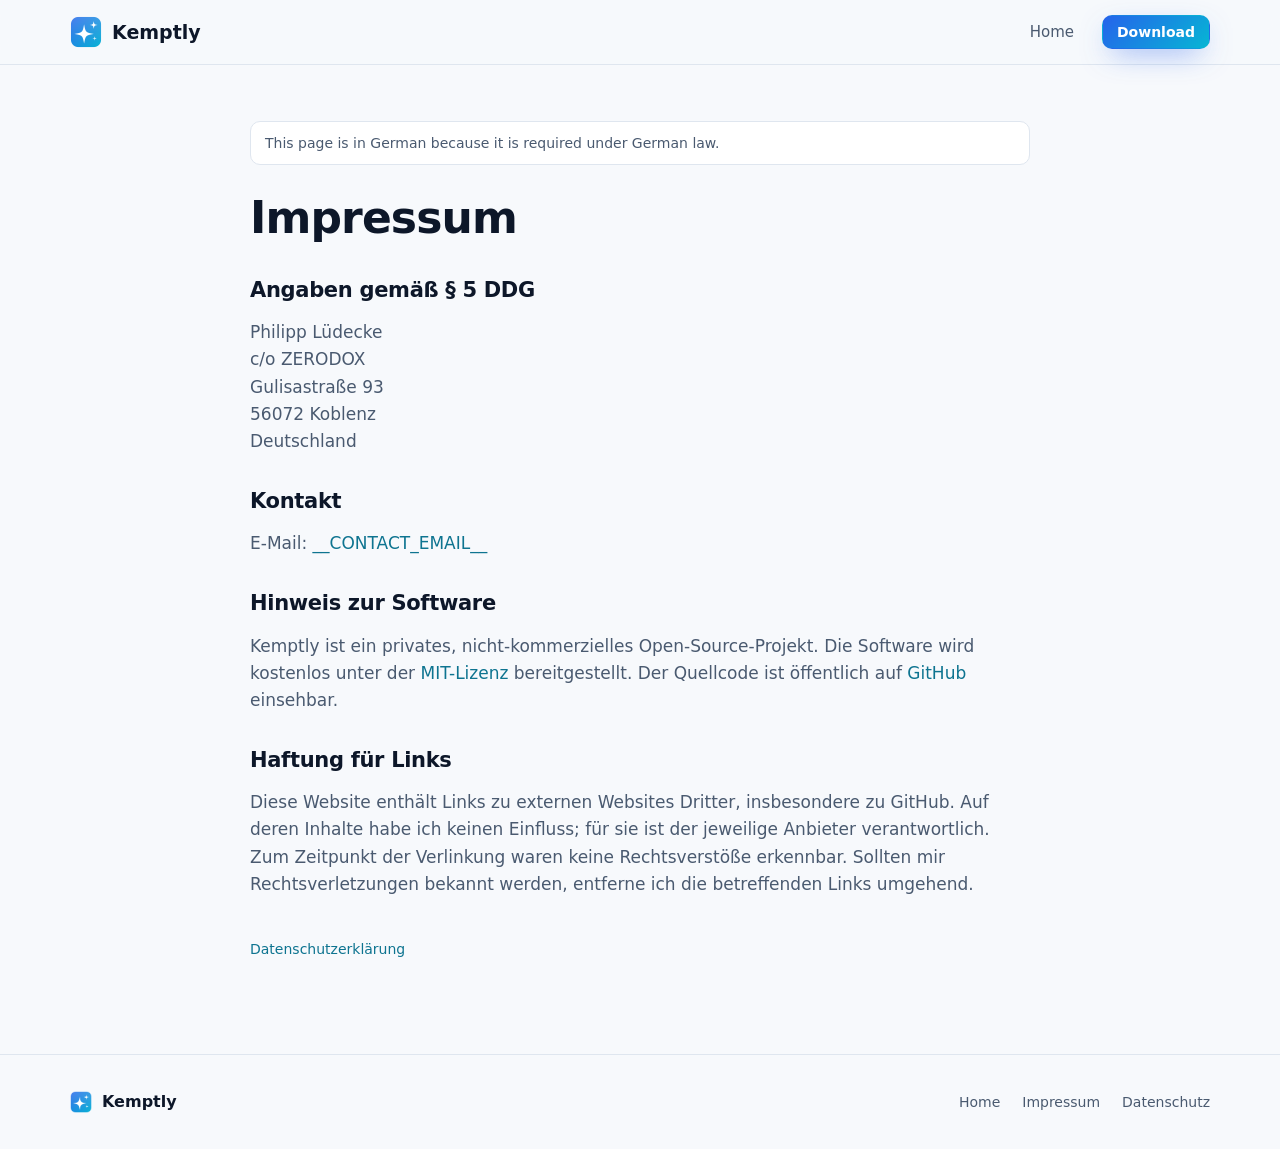
<file: website/public/impressum.html>
<!doctype html>
<html lang="de">
<head>
  <meta charset="utf-8">
  <meta name="viewport" content="width=device-width, initial-scale=1">
  <title>Impressum - Kemptly</title>
  <meta name="theme-color" content="#0b1120">
  <link rel="icon" href="favicon.ico" sizes="any">
  <link rel="stylesheet" href="style.css?v=2">
</head>
<body>
  <header class="nav">
    <div class="container nav-inner">
      <a class="brand" href="./" aria-label="Kemptly home">
        <img src="assets/logo.png" alt="" width="32" height="32">
        <span>Kemptly</span>
      </a>
      <nav class="nav-links" aria-label="Main">
        <a href="./">Home</a>
      </nav>
      <a class="btn btn-primary btn-sm" href="./#download">Download</a>
    </div>
  </header>

  <main class="legal container narrow">
    <p class="legal-lang">This page is in German because it is required under German law.</p>
    <h1>Impressum</h1>

    <h2>Angaben gemäß § 5 DDG</h2>
    <p>
      Philipp Lüdecke<br>
      c/o ZERODOX<br>
      Gulisastraße 93<br>
      56072 Koblenz<br>
      Deutschland
    </p>

    <h2>Kontakt</h2>
    <p>E-Mail: <a href="mailto:__CONTACT_EMAIL__">__CONTACT_EMAIL__</a></p>

    <h2>Hinweis zur Software</h2>
    <p>
      Kemptly ist ein privates, nicht-kommerzielles Open-Source-Projekt. Die Software wird kostenlos unter der
      <a href="https://github.com/phiil-92/Kemptly/blob/main/LICENSE">MIT-Lizenz</a> bereitgestellt.
      Der Quellcode ist öffentlich auf <a href="https://github.com/phiil-92/Kemptly">GitHub</a> einsehbar.
    </p>

    <h2>Haftung für Links</h2>
    <p>
      Diese Website enthält Links zu externen Websites Dritter, insbesondere zu GitHub. Auf deren Inhalte habe ich
      keinen Einfluss; für sie ist der jeweilige Anbieter verantwortlich. Zum Zeitpunkt der Verlinkung waren keine
      Rechtsverstöße erkennbar. Sollten mir Rechtsverletzungen bekannt werden, entferne ich die betreffenden Links umgehend.
    </p>

    <p class="legal-foot"><a href="datenschutz.html">Datenschutzerklärung</a></p>
  </main>

  <footer class="footer">
    <div class="container footer-inner">
      <div class="brand small"><img src="assets/logo.png" alt="" width="22" height="22"><span>Kemptly</span></div>
      <nav aria-label="Footer">
        <a href="./">Home</a>
        <a href="impressum.html">Impressum</a>
        <a href="datenschutz.html">Datenschutz</a>
      </nav>
    </div>
  </footer>
</body>
</html>
</file>
<file: website/public/style.css>
/* Kemptly website - no external fonts or libraries */

:root {
  --bg: #0b1120;
  --bg-alt: #0e1628;
  --surface: rgba(255, 255, 255, 0.04);
  --surface-strong: rgba(255, 255, 255, 0.07);
  --border: rgba(255, 255, 255, 0.09);
  --text: #e6ebf3;
  --muted: #9aa8bd;
  --blue: #2563eb;
  --cyan: #06b6d4;
  --accent-text: #67e8f9;
  --grad: linear-gradient(135deg, var(--blue), var(--cyan));
  --shadow: 0 30px 80px -20px rgba(0, 0, 0, 0.6);
  --radius: 14px;
  --font: "Segoe UI Variable Text", "Segoe UI", system-ui, -apple-system, Roboto, "Helvetica Neue", Arial, sans-serif;
  --font-display: "Segoe UI Variable Display", "Segoe UI", system-ui, -apple-system, Roboto, "Helvetica Neue", Arial, sans-serif;
  color-scheme: dark;
}

@media (prefers-color-scheme: light) {
  :root {
    --bg: #f7f9fc;
    --bg-alt: #eef3f9;
    --surface: #ffffff;
    --surface-strong: #ffffff;
    --border: #dfe6ef;
    --text: #0d1729;
    --muted: #4a5a70;
    --accent-text: #0e7490;
    --shadow: 0 30px 70px -25px rgba(15, 35, 80, 0.35);
    color-scheme: light;
  }
}

* { box-sizing: border-box; }

html { scroll-behavior: smooth; scroll-padding-top: 80px; }

body {
  margin: 0;
  background: var(--bg);
  color: var(--text);
  font-family: var(--font);
  font-size: 17px;
  line-height: 1.6;
  -webkit-font-smoothing: antialiased;
}

img { max-width: 100%; height: auto; display: block; }
a { color: var(--accent-text); text-decoration: none; }
a:hover { text-decoration: underline; }
code { font-family: "Cascadia Mono", Consolas, monospace; font-size: 0.9em; background: var(--surface-strong); border: 1px solid var(--border); padding: 1px 6px; border-radius: 6px; }

.sprite { display: none; }
.icon { width: 1.25em; height: 1.25em; fill: none; stroke: currentColor; stroke-width: 1.8; stroke-linecap: round; stroke-linejoin: round; flex: none; }
.icon .fill, .icon use[href="#i-github"] { fill: currentColor; stroke: none; }
.icon-inline { width: 1em; height: 1em; vertical-align: -0.15em; }

.container { width: min(1140px, 100% - 40px); margin-inline: auto; }
.narrow { width: min(780px, 100% - 40px); }

/* ---------- Buttons ---------- */
.btn {
  display: inline-flex; align-items: center; gap: 10px;
  padding: 11px 20px; border-radius: 10px;
  font-weight: 600; font-size: 16px; line-height: 1.2;
  border: 1px solid transparent; cursor: pointer;
  transition: transform 0.15s ease, box-shadow 0.15s ease, background 0.15s ease;
}
.btn:hover { text-decoration: none; transform: translateY(-1px); }
.btn-primary { background: var(--grad); color: #fff; box-shadow: 0 10px 30px -10px rgba(37, 99, 235, 0.7); }
.btn-primary:hover { box-shadow: 0 14px 34px -10px rgba(6, 182, 212, 0.75); }
.btn-ghost { background: var(--surface); color: var(--text); border-color: var(--border); }
.btn-ghost:hover { background: var(--surface-strong); }
.btn-lg { padding: 14px 24px; font-size: 17px; }
.btn-sm { padding: 8px 14px; font-size: 14px; }
.btn:focus-visible, .tab:focus-visible, summary:focus-visible, a:focus-visible { outline: 2px solid var(--cyan); outline-offset: 3px; }

/* ---------- Nav ---------- */
.nav {
  position: sticky; top: 0; z-index: 10;
  background: color-mix(in srgb, var(--bg) 78%, transparent);
  backdrop-filter: saturate(160%) blur(14px);
  -webkit-backdrop-filter: saturate(160%) blur(14px);
  border-bottom: 1px solid var(--border);
}
.nav-inner { display: flex; align-items: center; gap: 28px; height: 64px; }
.brand { display: inline-flex; align-items: center; gap: 10px; color: var(--text); font-weight: 700; font-size: 19px; font-family: var(--font-display); }
.brand:hover { text-decoration: none; }
.brand.small { font-size: 16px; }
.nav-links { display: flex; gap: 24px; margin-left: auto; }
.nav-links a { color: var(--muted); font-size: 15px; display: inline-flex; align-items: center; gap: 6px; }
.nav-links a:hover { color: var(--text); text-decoration: none; }

/* ---------- Hero ---------- */
.hero { position: relative; overflow: hidden; padding: 84px 0 40px; text-align: center; }
.glow {
  position: absolute; inset: -30% -10% auto; height: 760px; pointer-events: none;
  background:
    radial-gradient(closest-side, rgba(37, 99, 235, 0.35), transparent 70%) 30% 40% / 60% 70% no-repeat,
    radial-gradient(closest-side, rgba(6, 182, 212, 0.28), transparent 70%) 72% 30% / 55% 65% no-repeat;
  filter: blur(10px);
}
.hero-inner { position: relative; }
.eyebrow {
  display: inline-flex; align-items: center; gap: 8px;
  color: var(--accent-text); font-weight: 600; font-size: 14px; letter-spacing: 0.04em; text-transform: uppercase;
  margin: 0 0 14px;
}
.hero .eyebrow { text-transform: none; letter-spacing: 0; background: var(--surface); border: 1px solid var(--border); padding: 6px 14px; border-radius: 999px; }
h1, h2, h3 { font-family: var(--font-display); line-height: 1.15; margin: 0; }
h1 { font-size: clamp(42px, 7vw, 76px); font-weight: 750; letter-spacing: -0.02em; }
h2 { font-size: clamp(30px, 4vw, 44px); font-weight: 700; letter-spacing: -0.015em; }
h3 { font-size: 19px; font-weight: 650; }
.grad { background: var(--grad); -webkit-background-clip: text; background-clip: text; color: transparent; }
.lead { max-width: 660px; margin: 22px auto 0; color: var(--muted); font-size: clamp(18px, 2.2vw, 21px); }
.cta { display: flex; flex-wrap: wrap; justify-content: center; gap: 14px; margin-top: 34px; }
.fine { color: var(--muted); font-size: 14px; margin-top: 16px; }

/* ---------- Window frame for screenshots ---------- */
.window {
  margin: 0; border-radius: var(--radius); overflow: hidden;
  border: 1px solid var(--border); background: #1c1c1c;
  box-shadow: var(--shadow);
}
.window-bar { display: flex; gap: 7px; padding: 10px 14px; background: #262626; border-bottom: 1px solid rgba(255, 255, 255, 0.06); }
.window-bar span { width: 11px; height: 11px; border-radius: 50%; background: #4a4a4a; }
.hero-shot { margin-top: 64px; transform: perspective(1800px) rotateX(4deg); transform-origin: top center; }

/* ---------- Stats ---------- */
.stats { border-block: 1px solid var(--border); background: var(--bg-alt); }
.stats-grid { display: grid; grid-template-columns: repeat(4, 1fr); text-align: center; padding: 30px 0; }
.stats-grid div { display: flex; flex-direction: column; gap: 2px; }
.stats-grid strong { font-family: var(--font-display); font-size: 34px; line-height: 1.1; background: var(--grad); -webkit-background-clip: text; background-clip: text; color: transparent; }
.stats-grid span { color: var(--muted); font-size: 15px; }

/* ---------- Sections ---------- */
.section { padding: 96px 0; }
.section-alt { background: var(--bg-alt); border-block: 1px solid var(--border); }
.section-head { text-align: center; max-width: 720px; margin: 0 auto 52px; }
.sub { color: var(--muted); font-size: 18px; margin: 14px auto 0; max-width: 620px; }
.sub.left { margin-left: 0; }

/* Features */
.features { display: grid; grid-template-columns: repeat(3, 1fr); gap: 18px; }
.card {
  background: var(--surface); border: 1px solid var(--border); border-radius: var(--radius);
  padding: 26px; transition: transform 0.2s ease, border-color 0.2s ease;
}
.card:hover { transform: translateY(-3px); border-color: color-mix(in srgb, var(--cyan) 45%, var(--border)); }
.card-icon {
  width: 44px; height: 44px; display: grid; place-items: center; border-radius: 11px; margin-bottom: 16px;
  color: #fff; background: var(--grad); box-shadow: 0 8px 20px -8px rgba(37, 99, 235, 0.8);
}
.card-icon .icon { width: 22px; height: 22px; }
.card p { color: var(--muted); margin: 8px 0 0; font-size: 15.5px; }

/* Screenshot tabs */
.tabs { display: flex; flex-wrap: wrap; justify-content: center; gap: 8px; margin-bottom: 28px; }
.tab {
  font: inherit; font-size: 15px; font-weight: 600; color: var(--muted);
  background: var(--surface); border: 1px solid var(--border); border-radius: 999px; padding: 8px 18px; cursor: pointer;
}
.tab:hover { color: var(--text); }
.tab.active { color: #fff; background: var(--grad); border-color: transparent; }
.shots { max-width: 1000px; margin: 0 auto; display: grid; gap: 24px; }
.js .shot-panel:not(.active) { display: none; }
.js .tabs { display: flex; }
.tabs { display: none; }

/* Security */
.two-col { display: grid; grid-template-columns: 1.1fr 1fr; gap: 56px; align-items: start; }
.checks { list-style: none; padding: 0; margin: 28px 0 0; display: grid; gap: 14px; }
.checks li { display: flex; gap: 12px; align-items: flex-start; }
.checks .icon { color: var(--cyan); margin-top: 3px; stroke-width: 2.4; }
.panel { background: var(--surface); border: 1px solid var(--border); border-radius: var(--radius); padding: 30px; box-shadow: var(--shadow); }
.facts { margin: 18px 0 0; display: grid; gap: 18px; }
.facts div { border-left: 3px solid var(--cyan); padding-left: 14px; }
.facts dt { font-weight: 650; }
.facts dd { margin: 2px 0 0; color: var(--muted); font-size: 15.5px; }

/* Download steps */
.steps { list-style: none; padding: 0; margin: 0 0 40px; display: grid; grid-template-columns: repeat(3, 1fr); gap: 18px; counter-reset: none; }
.steps li { background: var(--surface); border: 1px solid var(--border); border-radius: var(--radius); padding: 26px; }
.step-num {
  display: inline-grid; place-items: center; width: 34px; height: 34px; border-radius: 50%;
  background: var(--grad); color: #fff; font-weight: 700; margin-bottom: 14px;
}
.steps p { color: var(--muted); margin: 8px 0 0; font-size: 15.5px; }
.download-box {
  display: flex; flex-wrap: wrap; align-items: center; justify-content: space-between; gap: 24px;
  padding: 30px 34px; border-radius: 18px; border: 1px solid var(--border);
  background:
    linear-gradient(135deg, rgba(37, 99, 235, 0.16), rgba(6, 182, 212, 0.12)),
    var(--surface);
}
.download-box h3 { font-size: 22px; }
.download-box p { color: var(--muted); margin: 6px 0 0; }
.download-actions { display: flex; flex-wrap: wrap; gap: 12px; }
.note { color: var(--muted); font-size: 15px; text-align: center; margin: 22px auto 0; max-width: 760px; }

/* FAQ */
.faq { display: grid; gap: 12px; }
.faq details { background: var(--surface); border: 1px solid var(--border); border-radius: 12px; padding: 0 22px; }
.faq summary {
  cursor: pointer; list-style: none; padding: 18px 0; font-weight: 600; font-size: 17px;
  display: flex; justify-content: space-between; align-items: center; gap: 16px;
}
.faq summary::-webkit-details-marker { display: none; }
.faq summary::after { content: "+"; font-size: 24px; font-weight: 400; color: var(--accent-text); transition: transform 0.2s ease; }
.faq details[open] summary::after { transform: rotate(45deg); }
.faq details p { margin: 0 0 18px; color: var(--muted); }

/* Final CTA */
.final { text-align: center; position: relative; overflow: hidden; }
.final::before {
  content: ""; position: absolute; inset: 0; pointer-events: none;
  background: radial-gradient(closest-side, rgba(37, 99, 235, 0.22), transparent) center / 70% 120% no-repeat;
}
.final-inner { position: relative; display: flex; flex-direction: column; align-items: center; }
.final-inner img { margin-bottom: 20px; filter: drop-shadow(0 12px 28px rgba(37, 99, 235, 0.5)); }
.final-inner .btn { margin-top: 28px; }

/* Footer */
.footer { border-top: 1px solid var(--border); padding: 34px 0; color: var(--muted); font-size: 14px; }
.footer-inner { display: flex; flex-wrap: wrap; align-items: center; justify-content: space-between; gap: 18px; }
.footer nav { display: flex; flex-wrap: wrap; gap: 22px; }
.footer nav a { color: var(--muted); }
.footer nav a:hover { color: var(--text); }
.footer p { margin: 0; width: 100%; font-size: 13px; }

/* Legal pages (Impressum, Datenschutz) */
.legal { padding: 56px 0 80px; }
.legal h1 { font-size: clamp(32px, 5vw, 44px); margin-bottom: 8px; }
.legal h2 { font-size: 21px; margin: 34px 0 10px; }
.legal p, .legal li { color: var(--muted); }
.legal strong { color: var(--text); }
.legal ul { padding-left: 22px; }
.legal li { margin: 4px 0; }
.legal-lang {
  font-size: 14px; background: var(--surface); border: 1px solid var(--border);
  border-radius: 10px; padding: 10px 14px; margin: 0 0 28px;
}
.legal-foot { margin-top: 40px; font-size: 14px; }
/* Unfilled placeholders stand out so none are missed */
.ph { background: rgba(250, 204, 21, 0.18); color: var(--text); border-radius: 4px; padding: 0 4px; }

/* ---------- Responsive ---------- */
@media (max-width: 960px) {
  .features { grid-template-columns: repeat(2, 1fr); }
  .two-col { grid-template-columns: 1fr; gap: 40px; }
}
@media (max-width: 720px) {
  body { font-size: 16px; }
  .nav-links a:not(.nav-gh) { display: none; }
  .nav-links { gap: 14px; }
  .hero { padding-top: 56px; }
  .hero-shot { margin-top: 44px; transform: none; }
  .stats-grid { grid-template-columns: repeat(2, 1fr); row-gap: 22px; }
  .features, .steps { grid-template-columns: 1fr; }
  .section { padding: 68px 0; }
  .download-box { padding: 24px; }
  .cta .btn, .download-actions .btn { width: 100%; justify-content: center; }
}
@media (max-width: 420px) {
  .nav-gh span { display: none; }
}

@media (prefers-reduced-motion: reduce) {
  html { scroll-behavior: auto; }
  .btn, .card, .faq summary::after { transition: none; }
  .hero-shot { transform: none; }
}
</file>
